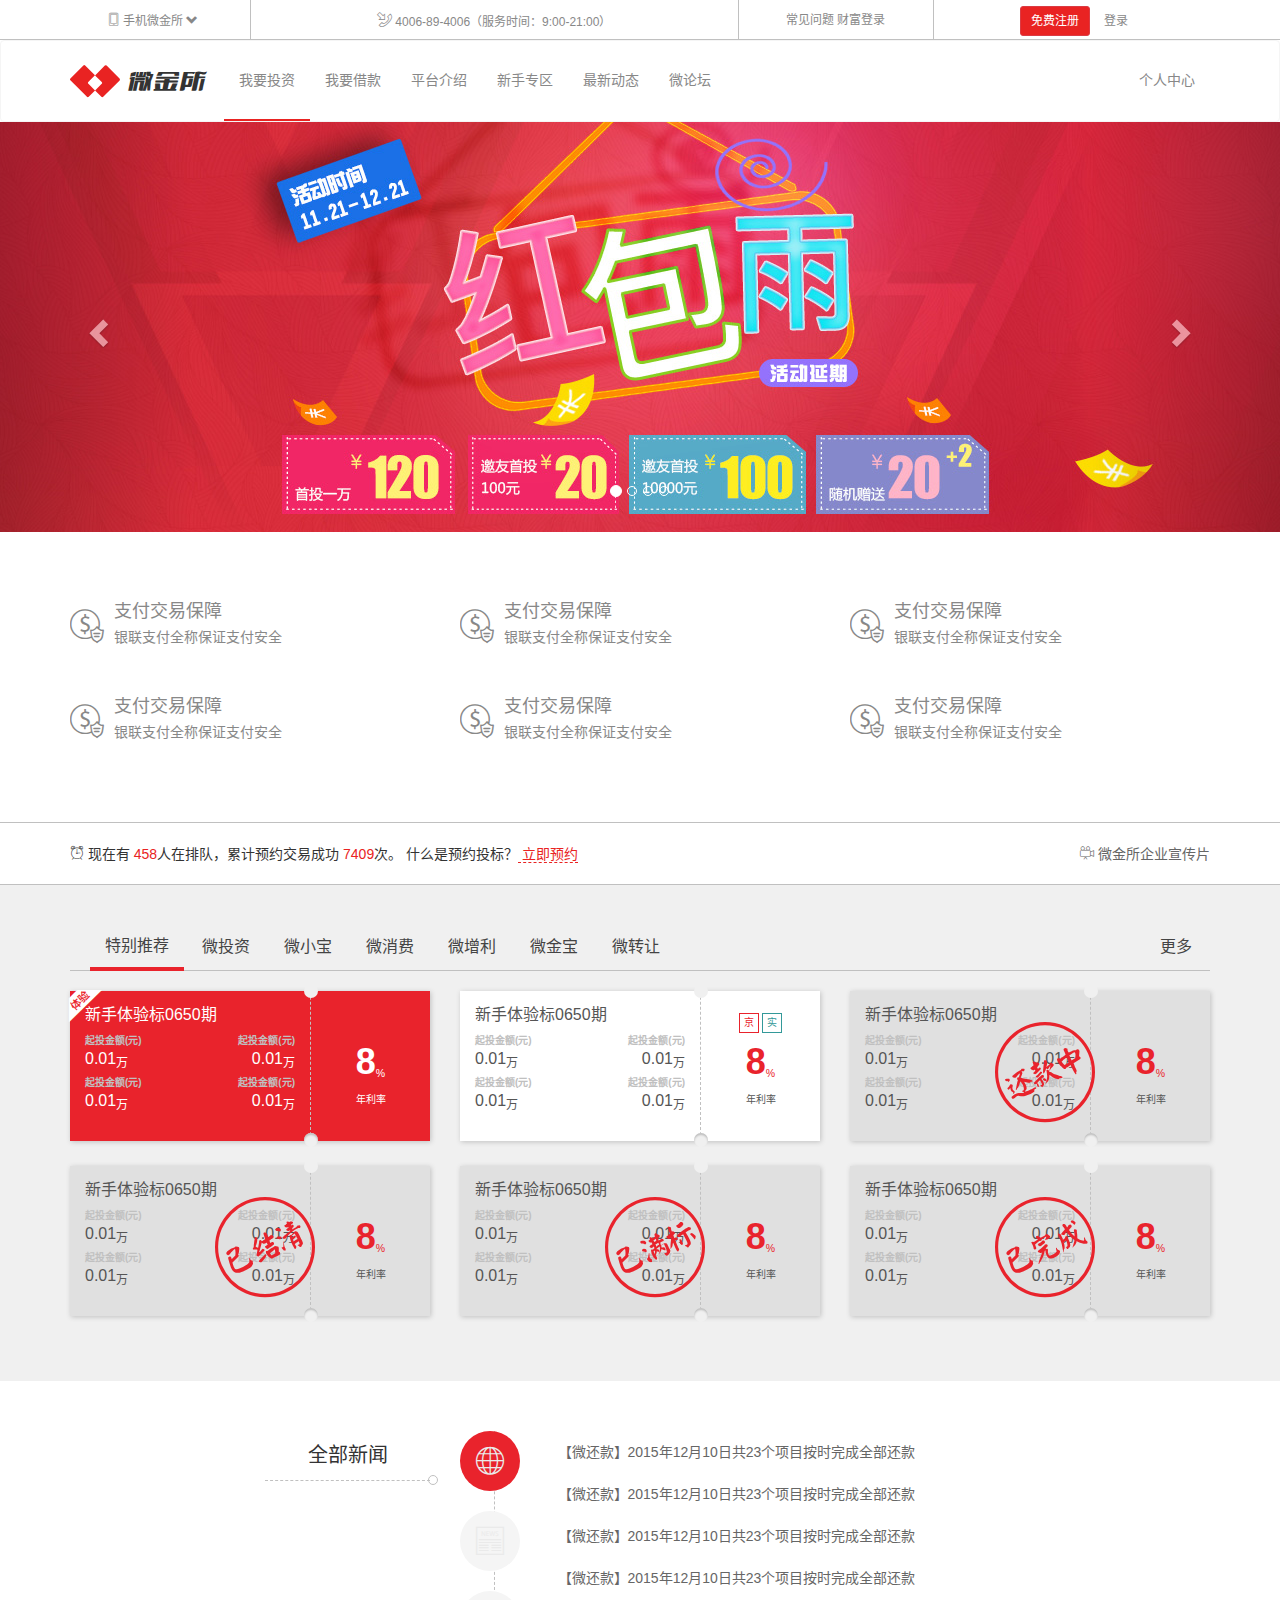
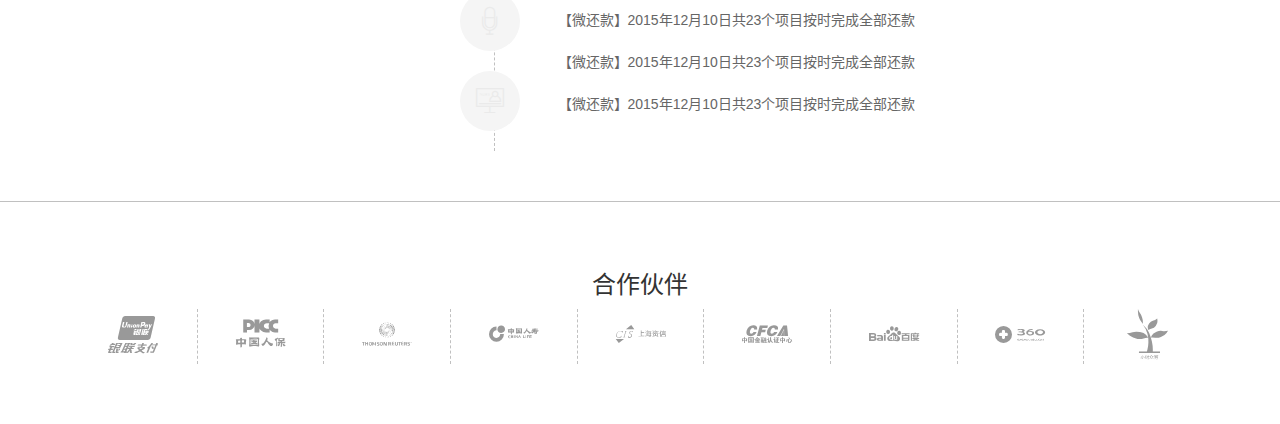
<file: index.html>
<!DOCTYPE html>
<html lang="zh-CN">

<head>
    <meta charset="utf-8">
    <meta http-equiv="X-UA-Compatible" content="IE=edge">
    <meta name="viewport" content="width=device-width, initial-scale=1, user-scalable=no">
    <title></title>
    <link rel="shortcut icon" type="img/x-icon" href="favicon.ico">
    <link rel="stylesheet" href="lib/bootstrap/css/bootstrap.css">
    <link rel="stylesheet" href="css/main.css">
    <!--[if lt IE 9]>
        <script src="lib/html5shiv/html5shiv.min.js"></script>
        <script src="lib/respond/respond.min.js"></script>
    <![endif]-->
</head>

<body>
<!-- 头部区域 -->
<header id="header">
    <div class="topbar visible-md visible-lg">
        <div class="container">
            <div class="row">
                <div class="col-md-2 text-center">
                    <a href="#" class="mobile-link">
                        <i class="icon-mobilephone"></i>
                        <span>手机微金所</span>
                        <i class="glyphicon glyphicon-chevron-down"></i>
                        <img src="img/c_06.jpg" height="136" width="120" alt="扫一扫">
                    </a>
                </div>
                <div class="col-md-5 text-center">
                    <i class="icon-telephone"></i>
                    <span> 4006-89-4006（服务时间：9:00-21:00）</span>
                </div>
                <div class="col-md-2 text-center">
                    <span>常见问题 财富登录</span>
                </div>
                <div class="col-md-3 text-center">
                    <a href="#" class="btn btn-itcast btn-sm">免费注册</a>
                    <a href="#" class="btn btn-link btn-sm">登录</a>
                </div>
            </div>
        </div>
    </div>
    <!--导航栏-->
    <nav class="navbar navbar-itcast" data-spy="affix" data-offset-top="200" data-offset-bottom="1000">
        <div class="container">
            <div class="navbar-header">
                <button id="btn" type="button" class="navbar-toggle collapsed" data-toggle="collapse" data-target="#nav_list" aria-expanded="false">
                    <span class="sr-only">切换菜单</span>
                    <span class="icon-bar"></span>
                    <span class="icon-bar"></span>
                    <span class="icon-bar"></span>
                </button>
                <a class="navbar-brand" href="#">
                    <i class="icon-icon"></i>
                    <i class="icon-logo"></i>
                </a>
            </div>
            <div id="nav_list" class="collapse navbar-collapse">
                <ul class="nav navbar-nav">
                    <li class="active"><a href="#">我要投资</a></li>
                    <li><a href="#">我要借款</a></li>
                    <li><a href="#">平台介绍</a></li>
                    <li><a href="#">新手专区</a></li>
                    <li><a href="#">最新动态</a></li>
                    <li><a href="#">微论坛</a></li>
                </ul>
                <ul class="nav navbar-nav navbar-right hidden-sm">
                    <li><a href="#">个人中心</a></li>
                </ul>
            </div>
        </div>
    </nav>
    <!--/导航栏-->
</header>
<!-- /头部区域 -->
<!-- 广告轮播 -->
<section id="main_id" class="carousel slide" data-ride="carousel" >
        <!-- Indicators -->
        <ol class="carousel-indicators">
            <li data-target="#main_id" data-slide-to="0" class="active"></li>
            <li data-target="#main_id" data-slide-to="1"></li>
            <li data-target="#main_id" data-slide-to="2"></li>
            <li data-target="#main_id" data-slide-to="3"></li>
        </ol>

        <!-- Wrapper for slides -->
        <div class="carousel-inner" role="listbox">
            <div class="item active"  data-image-lg="img/slide_01_2000x410.jpg"
                 data-image-xs="img/slide_01_640x340.jpg"
            >
                <!--<img src="img/slide_01_2000x410.jpg" alt="...">-->
            </div>
            <div class="item" data-image-lg="img/slide_02_2000x410.jpg"
                 data-image-xs="img/slide_02_640x340.jpg">
                <!--<img src="img/slide_02_2000x410.jpg" alt="...">-->
            </div>
            <div class="item" data-image-lg="img/slide_03_2000x410.jpg"
                 data-image-xs="img/slide_03_640x340.jpg">
                <!--<img src="img/slide_03_2000x410.jpg" alt="...">-->
            </div>
            <div class="item" data-image-lg="img/slide_04_2000x410.jpg"
                 data-image-xs="img/slide_04_640x340.jpg">
                <!--<img src="img/slide_04_2000x410.jpg" alt="...">-->
            </div>
        </div>

        <!-- Controls -->
        <a class="left carousel-control" href="#main_id" role="button" data-slide="prev">
            <span class="glyphicon glyphicon-chevron-left" aria-hidden="true"></span>
            <span class="sr-only">上一页</span>
        </a>
        <a class="right carousel-control" href="#main_id" role="button" data-slide="next">
            <span class="glyphicon glyphicon-chevron-right" aria-hidden="true"></span>
            <span class="sr-only">下一页</span>
        </a>
</section>
<!-- /广告轮播 -->
<!-- 特色介绍 -->
<section id="tese" class="hidden-xs">
    <div class="container">
        <div class="row">
            <div class="col-sm-6 col-md-4">
                <a href="javascript:;">
                    <div class="media">
                        <div class="media-left">
                            <i class="icon-uniE907"></i>
                        </div>
                        <div class="media-body">
                            <h4 class="media-heading">支付交易保障</h4>
                            <p>银联支付全称保证支付安全</p>
                        </div>
                    </div>
                </a>
            </div>
            <div class="col-sm-6 col-md-4">
                <a href="javascript:;">
                <div class="media">
                    <div class="media-left">
                        <i class="icon-uniE907"></i>
                    </div>
                    <div class="media-body">
                        <h4 class="media-heading">支付交易保障</h4>
                        <p>银联支付全称保证支付安全</p>
                    </div>
                </div>
            </a></div>
            <div class="col-sm-6 col-md-4">
                <a href="javascript:;">
                    <div class="media">
                        <div class="media-left">
                            <i class="icon-uniE907"></i>
                        </div>
                        <div class="media-body">
                            <h4 class="media-heading">支付交易保障</h4>
                            <p>银联支付全称保证支付安全</p>
                        </div>
                    </div>
                </a>
            </div>
            <div class="col-sm-6 col-md-4">
                <a href="javascript:;">
                    <div class="media">
                        <div class="media-left">
                            <i class="icon-uniE907"></i>
                        </div>
                        <div class="media-body">
                            <h4 class="media-heading">支付交易保障</h4>
                            <p>银联支付全称保证支付安全</p>
                        </div>
                    </div>
                </a>
            </div>
            <div class="col-sm-6 col-md-4">
                <a href="javascript:;">
                    <div class="media">
                        <div class="media-left">
                            <i class="icon-uniE907"></i>
                        </div>
                        <div class="media-body">
                            <h4 class="media-heading">支付交易保障</h4>
                            <p>银联支付全称保证支付安全</p>
                        </div>
                    </div>
                </a>
            </div>
            <div class="col-sm-6 col-md-4">
                <a href="javascript:;">
                    <div class="media">
                        <div class="media-left">
                            <i class="icon-uniE907"></i>
                        </div>
                        <div class="media-body">
                            <h4 class="media-heading">支付交易保障</h4>
                            <p>银联支付全称保证支付安全</p>
                        </div>
                    </div>
                </a>
            </div>
        </div>
    </div>
</section>
<!-- /特色介绍 -->
<!-- 立即预约 -->
<section id="ljyy">
    <div class="container">
        <p class="pull-left">
            <i class="icon-uniE906"></i>
            现在有
            <span>458</span>人在排队，累计预约交易成功
            <span>7409</span>次。 什么是预约投标？<a href="#"> 立即预约</a>
        </p>
        <p class="pull-right hidden-xs" >
            <a href="#"> <i class="icon-uniE905"></i>
            <span>微金所企业宣传片</span></a>
        </p>
    </div>
</section>
<!-- /立即预约 -->
<!-- 产品推荐 -->
<section id="products">
    <div class="container">
        <!--tab栏切换-->
        <div class="touch-scroll">
        <ul class="nav nav-tabs" role="tablist">
            <li role="presentation" class="active"><a href="#catogory01" aria-controls="#catogory01" role="tab" data-toggle="tab">特别推荐</a></li>
            <li role="presentation"><a href="#catogory02" aria-controls="#catogory02" role="tab" data-toggle="tab">微投资</a></li>
            <li role="presentation"><a href="#catogory03" aria-controls="#catogory03" role="tab" data-toggle="tab">微小宝</a></li>
            <li role="presentation"><a href="#catogory04" aria-controls="#catogory04" role="tab" data-toggle="tab">微消费</a></li>
            <li role="presentation"><a href="#catogory05" aria-controls="#catogory05" role="tab" data-toggle="tab">微增利</a></li>
            <li role="presentation"><a href="#catogory06" aria-controls="#catogory06" role="tab" data-toggle="tab">微金宝</a></li>
            <li role="presentation"><a href="#catogory07" aria-controls="#catogory07" role="tab" data-toggle="tab">微转让</a></li>
            <li class="hidden-sm hidden-xs pull-right"><a href="#" class="btn btn-link">更多</a></li>
        </ul> </div>
        <!--/tab栏切换-->
        <!--面板-->
        <div class="tab-content">
            <div role="tabpanel" class="tab-pane active" id="catogory01">
                <div class="row">
                    <div class="col-md-6 col-lg-4">
                        <div class="panel-product active">
                            <div class="panel-heading">
                                <p><strong>8</strong><sub>%</sub>
                                    <br><span>年利率</span></p>
                            </div>
                            <div class="panel-body">
                               <h5>新手体验标0650期</h5>
                                <div class="row">
                                    <div class="col-xs-6 text-left">
                                        <dt>起投金额(元)</dt>
                                        <dd>0.01<sub>万</sub></dd>
                                    </div>
                                    <div class="col-xs-6 text-right">
                                        <dt>起投金额(元)</dt>
                                        <dd>0.01<sub>万</sub></dd>
                                    </div>
                                    <div class="col-xs-6 text-left">
                                        <dt>起投金额(元)</dt>
                                        <dd>0.01<sub>万</sub></dd>
                                    </div>
                                    <div class="col-xs-6 text-right">
                                        <dt>起投金额(元)</dt>
                                        <dd>0.01<sub>万</sub></dd>
                                    </div>
                                </div>
                            </div>
                        </div>
                    </div>
                    <div class="col-md-6 col-lg-4">
                        <div class="panel-product">
                            <div class="panel-heading">
                                <p class="tooltips">
                                    <span class="primary" data-toggle="tooltip" data-placement="top" title="" data-original-title="北京市">京</span>
                                    <span class="secondary" data-toggle="tooltip" data-placement="top" title="" data-original-title="实地认证">实</span>
                                </p>
                                <p><strong>8</strong><sub>%</sub>
                                    <br><span>年利率</span></p>
                            </div>
                            <div class="panel-body">
                                <h5>新手体验标0650期</h5>
                                <div class="row">
                                    <div class="col-xs-6 text-left">
                                        <dt>起投金额(元)</dt>
                                        <dd>0.01<sub>万</sub></dd>
                                    </div>
                                    <div class="col-xs-6 text-right">
                                        <dt>起投金额(元)</dt>
                                        <dd>0.01<sub>万</sub></dd>
                                    </div>
                                    <div class="col-xs-6 text-left">
                                        <dt>起投金额(元)</dt>
                                        <dd>0.01<sub>万</sub></dd>
                                    </div>
                                    <div class="col-xs-6 text-right">
                                        <dt>起投金额(元)</dt>
                                        <dd>0.01<sub>万</sub></dd>
                                    </div>
                                </div>
                            </div>
                        </div>
                    </div>
                    <div class="col-md-6 col-lg-4">
                        <div class="panel-product state-1">
                            <div class="panel-heading">
                                <p><strong>8</strong><sub>%</sub>
                                    <br><span>年利率</span></p>
                            </div>
                            <div class="panel-body">
                                <h5>新手体验标0650期</h5>
                                <div class="row">
                                    <div class="col-xs-6 text-left">
                                        <dt>起投金额(元)</dt>
                                        <dd>0.01<sub>万</sub></dd>
                                    </div>
                                    <div class="col-xs-6 text-right">
                                        <dt>起投金额(元)</dt>
                                        <dd>0.01<sub>万</sub></dd>
                                    </div>
                                    <div class="col-xs-6 text-left">
                                        <dt>起投金额(元)</dt>
                                        <dd>0.01<sub>万</sub></dd>
                                    </div>
                                    <div class="col-xs-6 text-right">
                                        <dt>起投金额(元)</dt>
                                        <dd>0.01<sub>万</sub></dd>
                                    </div>
                                </div>
                            </div>
                        </div>
                    </div>
                    <div class="col-md-6 col-lg-4">
                        <div class="panel-product state-2">
                            <div class="panel-heading">
                                <p><strong>8</strong><sub>%</sub>
                                    <br><span>年利率</span></p>
                            </div>
                            <div class="panel-body">
                                <h5>新手体验标0650期</h5>
                                <div class="row">
                                    <div class="col-xs-6 text-left">
                                        <dt>起投金额(元)</dt>
                                        <dd>0.01<sub>万</sub></dd>
                                    </div>
                                    <div class="col-xs-6 text-right">
                                        <dt>起投金额(元)</dt>
                                        <dd>0.01<sub>万</sub></dd>
                                    </div>
                                    <div class="col-xs-6 text-left">
                                        <dt>起投金额(元)</dt>
                                        <dd>0.01<sub>万</sub></dd>
                                    </div>
                                    <div class="col-xs-6 text-right">
                                        <dt>起投金额(元)</dt>
                                        <dd>0.01<sub>万</sub></dd>
                                    </div>
                                </div>
                            </div>
                        </div>
                    </div>
                    <div class="col-md-6 col-lg-4">
                        <div class="panel-product state-3">
                            <div class="panel-heading">
                                <p><strong>8</strong><sub>%</sub>
                                    <br><span>年利率</span></p>
                            </div>
                            <div class="panel-body">
                                <h5>新手体验标0650期</h5>
                                <div class="row">
                                    <div class="col-xs-6 text-left">
                                        <dt>起投金额(元)</dt>
                                        <dd>0.01<sub>万</sub></dd>
                                    </div>
                                    <div class="col-xs-6 text-right">
                                        <dt>起投金额(元)</dt>
                                        <dd>0.01<sub>万</sub></dd>
                                    </div>
                                    <div class="col-xs-6 text-left">
                                        <dt>起投金额(元)</dt>
                                        <dd>0.01<sub>万</sub></dd>
                                    </div>
                                    <div class="col-xs-6 text-right">
                                        <dt>起投金额(元)</dt>
                                        <dd>0.01<sub>万</sub></dd>
                                    </div>
                                </div>
                            </div>
                        </div>
                    </div>
                    <div class="col-md-6 col-lg-4">
                        <div class="panel-product state-4">
                            <div class="panel-heading">
                                <p><strong>8</strong><sub>%</sub>
                                    <br><span>年利率</span></p>
                            </div>
                            <div class="panel-body">
                                <h5>新手体验标0650期</h5>
                                <div class="row">
                                    <div class="col-xs-6 text-left">
                                        <dt>起投金额(元)</dt>
                                        <dd>0.01<sub>万</sub></dd>
                                    </div>
                                    <div class="col-xs-6 text-right">
                                        <dt>起投金额(元)</dt>
                                        <dd>0.01<sub>万</sub></dd>
                                    </div>
                                    <div class="col-xs-6 text-left">
                                        <dt>起投金额(元)</dt>
                                        <dd>0.01<sub>万</sub></dd>
                                    </div>
                                    <div class="col-xs-6 text-right">
                                        <dt>起投金额(元)</dt>
                                        <dd>0.01<sub>万</sub></dd>
                                    </div>
                                </div>
                            </div>
                        </div>
                    </div>
                </div>
            </div>
            <div role="tabpane1" class="tab-pane" id="catogory02">
                <div class="row">
                    <div class="col-md-6 col-lg-4">
                        <div class="panel-product">
                            <div class="panel-heading">
                                <p class="tooltips">
                                    <span class="primary" data-toggle="tooltip" data-placement="top" title="" data-original-title="北京市">京</span>
                                    <span class="secondary" data-toggle="tooltip" data-placement="top" title="" data-original-title="实地认证">实</span>
                                </p>
                                <p><strong>8</strong><sub>%</sub>
                                    <br><span>年利率</span></p>
                            </div>
                            <div class="panel-body">
                                <h5>新手体验标0650期</h5>
                                <div class="row">
                                    <div class="col-xs-6 text-left">
                                        <dt>起投金额(元)</dt>
                                        <dd>0.01<sub>万</sub></dd>
                                    </div>
                                    <div class="col-xs-6 text-right">
                                        <dt>起投金额(元)</dt>
                                        <dd>0.01<sub>万</sub></dd>
                                    </div>
                                    <div class="col-xs-6 text-left">
                                        <dt>起投金额(元)</dt>
                                        <dd>0.01<sub>万</sub></dd>
                                    </div>
                                    <div class="col-xs-6 text-right">
                                        <dt>起投金额(元)</dt>
                                        <dd>0.01<sub>万</sub></dd>
                                    </div>
                                </div>
                            </div>
                        </div>
                    </div>
                    <div class="col-md-6 col-lg-4">
                        <div class="panel-product">
                            <div class="panel-heading">
                                <p class="tooltips">
                                    <span class="primary" data-toggle="tooltip" data-placement="top" title="" data-original-title="北京市">京</span>
                                    <span class="secondary" data-toggle="tooltip" data-placement="top" title="" data-original-title="实地认证">实</span>
                                </p>
                                <p><strong>8</strong><sub>%</sub>
                                    <br><span>年利率</span></p>
                            </div>
                            <div class="panel-body">
                                <h5>新手体验标0650期</h5>
                                <div class="row">
                                    <div class="col-xs-6 text-left">
                                        <dt>起投金额(元)</dt>
                                        <dd>0.01<sub>万</sub></dd>
                                    </div>
                                    <div class="col-xs-6 text-right">
                                        <dt>起投金额(元)</dt>
                                        <dd>0.01<sub>万</sub></dd>
                                    </div>
                                    <div class="col-xs-6 text-left">
                                        <dt>起投金额(元)</dt>
                                        <dd>0.01<sub>万</sub></dd>
                                    </div>
                                    <div class="col-xs-6 text-right">
                                        <dt>起投金额(元)</dt>
                                        <dd>0.01<sub>万</sub></dd>
                                    </div>
                                </div>
                            </div>
                        </div>
                    </div>
                    <div class="col-md-6 col-lg-4">
                        <div class="panel-product">
                            <div class="panel-heading">
                                <p class="tooltips">
                                    <span class="primary" data-toggle="tooltip" data-placement="top" title="" data-original-title="北京市">京</span>
                                    <span class="secondary" data-toggle="tooltip" data-placement="top" title="" data-original-title="实地认证">实</span>
                                </p>
                                <p><strong>8</strong><sub>%</sub>
                                    <br><span>年利率</span></p>
                            </div>
                            <div class="panel-body">
                                <h5>新手体验标0650期</h5>
                                <div class="row">
                                    <div class="col-xs-6 text-left">
                                        <dt>起投金额(元)</dt>
                                        <dd>0.01<sub>万</sub></dd>
                                    </div>
                                    <div class="col-xs-6 text-right">
                                        <dt>起投金额(元)</dt>
                                        <dd>0.01<sub>万</sub></dd>
                                    </div>
                                    <div class="col-xs-6 text-left">
                                        <dt>起投金额(元)</dt>
                                        <dd>0.01<sub>万</sub></dd>
                                    </div>
                                    <div class="col-xs-6 text-right">
                                        <dt>起投金额(元)</dt>
                                        <dd>0.01<sub>万</sub></dd>
                                    </div>
                                </div>
                            </div>
                        </div>
                    </div>
                    <div class="col-md-6 col-lg-4">
                        <div class="panel-product">
                            <div class="panel-heading">
                                <p class="tooltips">
                                    <span class="primary" data-toggle="tooltip" data-placement="top" title="" data-original-title="北京市">京</span>
                                    <span class="secondary" data-toggle="tooltip" data-placement="top" title="" data-original-title="实地认证">实</span>
                                </p>
                                <p><strong>8</strong><sub>%</sub>
                                    <br><span>年利率</span></p>
                            </div>
                            <div class="panel-body">
                                <h5>新手体验标0650期</h5>
                                <div class="row">
                                    <div class="col-xs-6 text-left">
                                        <dt>起投金额(元)</dt>
                                        <dd>0.01<sub>万</sub></dd>
                                    </div>
                                    <div class="col-xs-6 text-right">
                                        <dt>起投金额(元)</dt>
                                        <dd>0.01<sub>万</sub></dd>
                                    </div>
                                    <div class="col-xs-6 text-left">
                                        <dt>起投金额(元)</dt>
                                        <dd>0.01<sub>万</sub></dd>
                                    </div>
                                    <div class="col-xs-6 text-right">
                                        <dt>起投金额(元)</dt>
                                        <dd>0.01<sub>万</sub></dd>
                                    </div>
                                </div>
                            </div>
                        </div>
                    </div>
                </div>
            </div>
            <div role="tabpane1" class="tab-pane" id="catogory03">
                <div class="row">
                    <div class="col-md-6 col-lg-4">
                        <div class="panel-product">
                            <div class="panel-heading">
                                <p class="tooltips">
                                    <span class="primary" data-toggle="tooltip" data-placement="top" title="" data-original-title="北京市">京</span>
                                    <span class="secondary" data-toggle="tooltip" data-placement="top" title="" data-original-title="实地认证">实</span>
                                </p>
                                <p><strong>8</strong><sub>%</sub>
                                    <br><span>年利率</span></p>
                            </div>
                            <div class="panel-body">
                                <h5>新手体验标0650期</h5>
                                <div class="row">
                                    <div class="col-xs-6 text-left">
                                        <dt>起投金额(元)</dt>
                                        <dd>0.01<sub>万</sub></dd>
                                    </div>
                                    <div class="col-xs-6 text-right">
                                        <dt>起投金额(元)</dt>
                                        <dd>0.01<sub>万</sub></dd>
                                    </div>
                                    <div class="col-xs-6 text-left">
                                        <dt>起投金额(元)</dt>
                                        <dd>0.01<sub>万</sub></dd>
                                    </div>
                                    <div class="col-xs-6 text-right">
                                        <dt>起投金额(元)</dt>
                                        <dd>0.01<sub>万</sub></dd>
                                    </div>
                                </div>
                            </div>
                        </div>
                    </div>
                    <div class="col-md-6 col-lg-4">
                        <div class="panel-product">
                            <div class="panel-heading">
                                <p class="tooltips">
                                    <span class="primary" data-toggle="tooltip" data-placement="top" title="" data-original-title="北京市">京</span>
                                    <span class="secondary" data-toggle="tooltip" data-placement="top" title="" data-original-title="实地认证">实</span>
                                </p>
                                <p><strong>8</strong><sub>%</sub>
                                    <br><span>年利率</span></p>
                            </div>
                            <div class="panel-body">
                                <h5>新手体验标0650期</h5>
                                <div class="row">
                                    <div class="col-xs-6 text-left">
                                        <dt>起投金额(元)</dt>
                                        <dd>0.01<sub>万</sub></dd>
                                    </div>
                                    <div class="col-xs-6 text-right">
                                        <dt>起投金额(元)</dt>
                                        <dd>0.01<sub>万</sub></dd>
                                    </div>
                                    <div class="col-xs-6 text-left">
                                        <dt>起投金额(元)</dt>
                                        <dd>0.01<sub>万</sub></dd>
                                    </div>
                                    <div class="col-xs-6 text-right">
                                        <dt>起投金额(元)</dt>
                                        <dd>0.01<sub>万</sub></dd>
                                    </div>
                                </div>
                            </div>
                        </div>
                    </div>
                    <div class="col-md-6 col-lg-4">
                        <div class="panel-product">
                            <div class="panel-heading">
                                <p class="tooltips">
                                    <span class="primary" data-toggle="tooltip" data-placement="top" title="" data-original-title="北京市">京</span>
                                    <span class="secondary" data-toggle="tooltip" data-placement="top" title="" data-original-title="实地认证">实</span>
                                </p>
                                <p><strong>8</strong><sub>%</sub>
                                    <br><span>年利率</span></p>
                            </div>
                            <div class="panel-body">
                                <h5>新手体验标0650期</h5>
                                <div class="row">
                                    <div class="col-xs-6 text-left">
                                        <dt>起投金额(元)</dt>
                                        <dd>0.01<sub>万</sub></dd>
                                    </div>
                                    <div class="col-xs-6 text-right">
                                        <dt>起投金额(元)</dt>
                                        <dd>0.01<sub>万</sub></dd>
                                    </div>
                                    <div class="col-xs-6 text-left">
                                        <dt>起投金额(元)</dt>
                                        <dd>0.01<sub>万</sub></dd>
                                    </div>
                                    <div class="col-xs-6 text-right">
                                        <dt>起投金额(元)</dt>
                                        <dd>0.01<sub>万</sub></dd>
                                    </div>
                                </div>
                            </div>
                        </div>
                    </div>
                </div>
            </div>
            <div role="tabpanel" class="tab-pane" id="catogory04">
                <div class="row">
                    <div class="col-md-6 col-lg-4">
                        <div class="panel-product">
                            <div class="panel-heading">
                                <p class="tooltips">
                                    <span class="primary" data-toggle="tooltip" data-placement="top" title="" data-original-title="北京市">京</span>
                                    <span class="secondary" data-toggle="tooltip" data-placement="top" title="" data-original-title="实地认证">实</span>
                                </p>
                                <p><strong>8</strong><sub>%</sub>
                                    <br><span>年利率</span></p>
                            </div>
                            <div class="panel-body">
                                <h5>新手体验标0650期</h5>
                                <div class="row">
                                    <div class="col-xs-6 text-left">
                                        <dt>起投金额(元)</dt>
                                        <dd>0.01<sub>万</sub></dd>
                                    </div>
                                    <div class="col-xs-6 text-right">
                                        <dt>起投金额(元)</dt>
                                        <dd>0.01<sub>万</sub></dd>
                                    </div>
                                    <div class="col-xs-6 text-left">
                                        <dt>起投金额(元)</dt>
                                        <dd>0.01<sub>万</sub></dd>
                                    </div>
                                    <div class="col-xs-6 text-right">
                                        <dt>起投金额(元)</dt>
                                        <dd>0.01<sub>万</sub></dd>
                                    </div>
                                </div>
                            </div>
                        </div>
                    </div>
                    <div class="col-md-6 col-lg-4">
                        <div class="panel-product">
                            <div class="panel-heading">
                                <p class="tooltips">
                                    <span class="primary" data-toggle="tooltip" data-placement="top" title="" data-original-title="北京市">京</span>
                                    <span class="secondary" data-toggle="tooltip" data-placement="top" title="" data-original-title="实地认证">实</span>
                                </p>
                                <p><strong>8</strong><sub>%</sub>
                                    <br><span>年利率</span></p>
                            </div>
                            <div class="panel-body">
                                <h5>新手体验标0650期</h5>
                                <div class="row">
                                    <div class="col-xs-6 text-left">
                                        <dt>起投金额(元)</dt>
                                        <dd>0.01<sub>万</sub></dd>
                                    </div>
                                    <div class="col-xs-6 text-right">
                                        <dt>起投金额(元)</dt>
                                        <dd>0.01<sub>万</sub></dd>
                                    </div>
                                    <div class="col-xs-6 text-left">
                                        <dt>起投金额(元)</dt>
                                        <dd>0.01<sub>万</sub></dd>
                                    </div>
                                    <div class="col-xs-6 text-right">
                                        <dt>起投金额(元)</dt>
                                        <dd>0.01<sub>万</sub></dd>
                                    </div>
                                </div>
                            </div>
                        </div>
                    </div>
                    <div class="col-md-6 col-lg-4">
                        <div class="panel-product">
                            <div class="panel-heading">
                                <p class="tooltips">
                                    <span class="primary" data-toggle="tooltip" data-placement="top" title="" data-original-title="北京市">京</span>
                                    <span class="secondary" data-toggle="tooltip" data-placement="top" title="" data-original-title="实地认证">实</span>
                                </p>
                                <p><strong>8</strong><sub>%</sub>
                                    <br><span>年利率</span></p>
                            </div>
                            <div class="panel-body">
                                <h5>新手体验标0650期</h5>
                                <div class="row">
                                    <div class="col-xs-6 text-left">
                                        <dt>起投金额(元)</dt>
                                        <dd>0.01<sub>万</sub></dd>
                                    </div>
                                    <div class="col-xs-6 text-right">
                                        <dt>起投金额(元)</dt>
                                        <dd>0.01<sub>万</sub></dd>
                                    </div>
                                    <div class="col-xs-6 text-left">
                                        <dt>起投金额(元)</dt>
                                        <dd>0.01<sub>万</sub></dd>
                                    </div>
                                    <div class="col-xs-6 text-right">
                                        <dt>起投金额(元)</dt>
                                        <dd>0.01<sub>万</sub></dd>
                                    </div>
                                </div>
                            </div>
                        </div>
                    </div>
                    <div class="col-md-6 col-lg-4">
                        <div class="panel-product">
                            <div class="panel-heading">
                                <p class="tooltips">
                                    <span class="primary" data-toggle="tooltip" data-placement="top" title="" data-original-title="北京市">京</span>
                                    <span class="secondary" data-toggle="tooltip" data-placement="top" title="" data-original-title="实地认证">实</span>
                                </p>
                                <p><strong>8</strong><sub>%</sub>
                                    <br><span>年利率</span></p>
                            </div>
                            <div class="panel-body">
                                <h5>新手体验标0650期</h5>
                                <div class="row">
                                    <div class="col-xs-6 text-left">
                                        <dt>起投金额(元)</dt>
                                        <dd>0.01<sub>万</sub></dd>
                                    </div>
                                    <div class="col-xs-6 text-right">
                                        <dt>起投金额(元)</dt>
                                        <dd>0.01<sub>万</sub></dd>
                                    </div>
                                    <div class="col-xs-6 text-left">
                                        <dt>起投金额(元)</dt>
                                        <dd>0.01<sub>万</sub></dd>
                                    </div>
                                    <div class="col-xs-6 text-right">
                                        <dt>起投金额(元)</dt>
                                        <dd>0.01<sub>万</sub></dd>
                                    </div>
                                </div>
                            </div>
                        </div>
                    </div>
                    <div class="col-md-6 col-lg-4">
                        <div class="panel-product">
                            <div class="panel-heading">
                                <p class="tooltips">
                                    <span class="primary" data-toggle="tooltip" data-placement="top" title="" data-original-title="北京市">京</span>
                                    <span class="secondary" data-toggle="tooltip" data-placement="top" title="" data-original-title="实地认证">实</span>
                                </p>
                                <p><strong>8</strong><sub>%</sub>
                                    <br><span>年利率</span></p>
                            </div>
                            <div class="panel-body">
                                <h5>新手体验标0650期</h5>
                                <div class="row">
                                    <div class="col-xs-6 text-left">
                                        <dt>起投金额(元)</dt>
                                        <dd>0.01<sub>万</sub></dd>
                                    </div>
                                    <div class="col-xs-6 text-right">
                                        <dt>起投金额(元)</dt>
                                        <dd>0.01<sub>万</sub></dd>
                                    </div>
                                    <div class="col-xs-6 text-left">
                                        <dt>起投金额(元)</dt>
                                        <dd>0.01<sub>万</sub></dd>
                                    </div>
                                    <div class="col-xs-6 text-right">
                                        <dt>起投金额(元)</dt>
                                        <dd>0.01<sub>万</sub></dd>
                                    </div>
                                </div>
                            </div>
                        </div>
                    </div>
                    <div class="col-md-6 col-lg-4">
                        <div class="panel-product">
                            <div class="panel-heading">
                                <p class="tooltips">
                                    <span class="primary" data-toggle="tooltip" data-placement="top" title="" data-original-title="北京市">京</span>
                                    <span class="secondary" data-toggle="tooltip" data-placement="top" title="" data-original-title="实地认证">实</span>
                                </p>
                                <p><strong>8</strong><sub>%</sub>
                                    <br><span>年利率</span></p>
                            </div>
                            <div class="panel-body">
                                <h5>新手体验标0650期</h5>
                                <div class="row">
                                    <div class="col-xs-6 text-left">
                                        <dt>起投金额(元)</dt>
                                        <dd>0.01<sub>万</sub></dd>
                                    </div>
                                    <div class="col-xs-6 text-right">
                                        <dt>起投金额(元)</dt>
                                        <dd>0.01<sub>万</sub></dd>
                                    </div>
                                    <div class="col-xs-6 text-left">
                                        <dt>起投金额(元)</dt>
                                        <dd>0.01<sub>万</sub></dd>
                                    </div>
                                    <div class="col-xs-6 text-right">
                                        <dt>起投金额(元)</dt>
                                        <dd>0.01<sub>万</sub></dd>
                                    </div>
                                </div>
                            </div>
                        </div>
                    </div>
                </div>
            </div>
            <div role="tabpanel" class="tab-pane" id="catogory05">
                <div class="row">
                    <div class="col-md-6 col-lg-4">
                        <div class="panel-product active">
                            <div class="panel-heading">
                                <p><strong>8</strong><sub>%</sub>
                                    <br><span>年利率</span></p>
                            </div>
                            <div class="panel-body">
                                <h5>新手体验标0650期</h5>
                                <div class="row">
                                    <div class="col-xs-6 text-left">
                                        <dt>起投金额(元)</dt>
                                        <dd>0.01<sub>万</sub></dd>
                                    </div>
                                    <div class="col-xs-6 text-right">
                                        <dt>起投金额(元)</dt>
                                        <dd>0.01<sub>万</sub></dd>
                                    </div>
                                    <div class="col-xs-6 text-left">
                                        <dt>起投金额(元)</dt>
                                        <dd>0.01<sub>万</sub></dd>
                                    </div>
                                    <div class="col-xs-6 text-right">
                                        <dt>起投金额(元)</dt>
                                        <dd>0.01<sub>万</sub></dd>
                                    </div>
                                </div>
                            </div>
                        </div>
                    </div>
                    <div class="col-md-6 col-lg-4">
                        <div class="panel-product">
                            <div class="panel-heading">
                                <p class="tooltips">
                                    <span class="primary" data-toggle="tooltip" data-placement="top" title="" data-original-title="北京市">京</span>
                                    <span class="secondary" data-toggle="tooltip" data-placement="top" title="" data-original-title="实地认证">实</span>
                                </p>
                                <p><strong>8</strong><sub>%</sub>
                                    <br><span>年利率</span></p>
                            </div>
                            <div class="panel-body">
                                <h5>新手体验标0650期</h5>
                                <div class="row">
                                    <div class="col-xs-6 text-left">
                                        <dt>起投金额(元)</dt>
                                        <dd>0.01<sub>万</sub></dd>
                                    </div>
                                    <div class="col-xs-6 text-right">
                                        <dt>起投金额(元)</dt>
                                        <dd>0.01<sub>万</sub></dd>
                                    </div>
                                    <div class="col-xs-6 text-left">
                                        <dt>起投金额(元)</dt>
                                        <dd>0.01<sub>万</sub></dd>
                                    </div>
                                    <div class="col-xs-6 text-right">
                                        <dt>起投金额(元)</dt>
                                        <dd>0.01<sub>万</sub></dd>
                                    </div>
                                </div>
                            </div>
                        </div>
                    </div>
                    <div class="col-md-6 col-lg-4">
                        <div class="panel-product state-1">
                            <div class="panel-heading">
                                <p><strong>8</strong><sub>%</sub>
                                    <br><span>年利率</span></p>
                            </div>
                            <div class="panel-body">
                                <h5>新手体验标0650期</h5>
                                <div class="row">
                                    <div class="col-xs-6 text-left">
                                        <dt>起投金额(元)</dt>
                                        <dd>0.01<sub>万</sub></dd>
                                    </div>
                                    <div class="col-xs-6 text-right">
                                        <dt>起投金额(元)</dt>
                                        <dd>0.01<sub>万</sub></dd>
                                    </div>
                                    <div class="col-xs-6 text-left">
                                        <dt>起投金额(元)</dt>
                                        <dd>0.01<sub>万</sub></dd>
                                    </div>
                                    <div class="col-xs-6 text-right">
                                        <dt>起投金额(元)</dt>
                                        <dd>0.01<sub>万</sub></dd>
                                    </div>
                                </div>
                            </div>
                        </div>
                    </div>
                    <div class="col-md-6 col-lg-4">
                        <div class="panel-product state-2">
                            <div class="panel-heading">
                                <p><strong>8</strong><sub>%</sub>
                                    <br><span>年利率</span></p>
                            </div>
                            <div class="panel-body">
                                <h5>新手体验标0650期</h5>
                                <div class="row">
                                    <div class="col-xs-6 text-left">
                                        <dt>起投金额(元)</dt>
                                        <dd>0.01<sub>万</sub></dd>
                                    </div>
                                    <div class="col-xs-6 text-right">
                                        <dt>起投金额(元)</dt>
                                        <dd>0.01<sub>万</sub></dd>
                                    </div>
                                    <div class="col-xs-6 text-left">
                                        <dt>起投金额(元)</dt>
                                        <dd>0.01<sub>万</sub></dd>
                                    </div>
                                    <div class="col-xs-6 text-right">
                                        <dt>起投金额(元)</dt>
                                        <dd>0.01<sub>万</sub></dd>
                                    </div>
                                </div>
                            </div>
                        </div>
                    </div>
                </div>
            </div><div role="tabpanel" class="tab-pane" id="catogory06">
            <div class="row">
                <div class="col-md-6 col-lg-4">
                    <div class="panel-product active">
                        <div class="panel-heading">
                            <p><strong>8</strong><sub>%</sub>
                                <br><span>年利率</span></p>
                        </div>
                        <div class="panel-body">
                            <h5>新手体验标0650期</h5>
                            <div class="row">
                                <div class="col-xs-6 text-left">
                                    <dt>起投金额(元)</dt>
                                    <dd>0.01<sub>万</sub></dd>
                                </div>
                                <div class="col-xs-6 text-right">
                                    <dt>起投金额(元)</dt>
                                    <dd>0.01<sub>万</sub></dd>
                                </div>
                                <div class="col-xs-6 text-left">
                                    <dt>起投金额(元)</dt>
                                    <dd>0.01<sub>万</sub></dd>
                                </div>
                                <div class="col-xs-6 text-right">
                                    <dt>起投金额(元)</dt>
                                    <dd>0.01<sub>万</sub></dd>
                                </div>
                            </div>
                        </div>
                    </div>
                </div>
                <div class="col-md-6 col-lg-4">
                    <div class="panel-product">
                        <div class="panel-heading">
                            <p class="tooltips">
                                <span class="primary" data-toggle="tooltip" data-placement="top" title="" data-original-title="北京市">京</span>
                                <span class="secondary" data-toggle="tooltip" data-placement="top" title="" data-original-title="实地认证">实</span>
                            </p>
                            <p><strong>8</strong><sub>%</sub>
                                <br><span>年利率</span></p>
                        </div>
                        <div class="panel-body">
                            <h5>新手体验标0650期</h5>
                            <div class="row">
                                <div class="col-xs-6 text-left">
                                    <dt>起投金额(元)</dt>
                                    <dd>0.01<sub>万</sub></dd>
                                </div>
                                <div class="col-xs-6 text-right">
                                    <dt>起投金额(元)</dt>
                                    <dd>0.01<sub>万</sub></dd>
                                </div>
                                <div class="col-xs-6 text-left">
                                    <dt>起投金额(元)</dt>
                                    <dd>0.01<sub>万</sub></dd>
                                </div>
                                <div class="col-xs-6 text-right">
                                    <dt>起投金额(元)</dt>
                                    <dd>0.01<sub>万</sub></dd>
                                </div>
                            </div>
                        </div>
                    </div>
                </div>
                <div class="col-md-6 col-lg-4">
                    <div class="panel-product state-3">
                        <div class="panel-heading">
                            <p><strong>8</strong><sub>%</sub>
                                <br><span>年利率</span></p>
                        </div>
                        <div class="panel-body">
                            <h5>新手体验标0650期</h5>
                            <div class="row">
                                <div class="col-xs-6 text-left">
                                    <dt>起投金额(元)</dt>
                                    <dd>0.01<sub>万</sub></dd>
                                </div>
                                <div class="col-xs-6 text-right">
                                    <dt>起投金额(元)</dt>
                                    <dd>0.01<sub>万</sub></dd>
                                </div>
                                <div class="col-xs-6 text-left">
                                    <dt>起投金额(元)</dt>
                                    <dd>0.01<sub>万</sub></dd>
                                </div>
                                <div class="col-xs-6 text-right">
                                    <dt>起投金额(元)</dt>
                                    <dd>0.01<sub>万</sub></dd>
                                </div>
                            </div>
                        </div>
                    </div>
                </div>
                <div class="col-md-6 col-lg-4">
                    <div class="panel-product state-4">
                        <div class="panel-heading">
                            <p><strong>8</strong><sub>%</sub>
                                <br><span>年利率</span></p>
                        </div>
                        <div class="panel-body">
                            <h5>新手体验标0650期</h5>
                            <div class="row">
                                <div class="col-xs-6 text-left">
                                    <dt>起投金额(元)</dt>
                                    <dd>0.01<sub>万</sub></dd>
                                </div>
                                <div class="col-xs-6 text-right">
                                    <dt>起投金额(元)</dt>
                                    <dd>0.01<sub>万</sub></dd>
                                </div>
                                <div class="col-xs-6 text-left">
                                    <dt>起投金额(元)</dt>
                                    <dd>0.01<sub>万</sub></dd>
                                </div>
                                <div class="col-xs-6 text-right">
                                    <dt>起投金额(元)</dt>
                                    <dd>0.01<sub>万</sub></dd>
                                </div>
                            </div>
                        </div>
                    </div>
                </div>
            </div>
        </div>
            <div role="tabpanel" class="tab-pane" id="catogory07">
                <div class="row">
                    <div class="col-md-6 col-lg-4">
                        <div class="panel-product active">
                            <div class="panel-heading">
                                <p><strong>8</strong><sub>%</sub>
                                    <br><span>年利率</span></p>
                            </div>
                            <div class="panel-body">
                                <h5>新手体验标0650期</h5>
                                <div class="row">
                                    <div class="col-xs-6 text-left">
                                        <dt>起投金额(元)</dt>
                                        <dd>0.01<sub>万</sub></dd>
                                    </div>
                                    <div class="col-xs-6 text-right">
                                        <dt>起投金额(元)</dt>
                                        <dd>0.01<sub>万</sub></dd>
                                    </div>
                                    <div class="col-xs-6 text-left">
                                        <dt>起投金额(元)</dt>
                                        <dd>0.01<sub>万</sub></dd>
                                    </div>
                                    <div class="col-xs-6 text-right">
                                        <dt>起投金额(元)</dt>
                                        <dd>0.01<sub>万</sub></dd>
                                    </div>
                                </div>
                            </div>
                        </div>
                    </div>
                    <div class="col-md-6 col-lg-4">
                        <div class="panel-product">
                            <div class="panel-heading">
                                <p class="tooltips">
                                    <span class="primary" data-toggle="tooltip" data-placement="top" title="" data-original-title="北京市">京</span>
                                    <span class="secondary" data-toggle="tooltip" data-placement="top" title="" data-original-title="实地认证">实</span>
                                </p>
                                <p><strong>8</strong><sub>%</sub>
                                    <br><span>年利率</span></p>
                            </div>
                            <div class="panel-body">
                                <h5>新手体验标0650期</h5>
                                <div class="row">
                                    <div class="col-xs-6 text-left">
                                        <dt>起投金额(元)</dt>
                                        <dd>0.01<sub>万</sub></dd>
                                    </div>
                                    <div class="col-xs-6 text-right">
                                        <dt>起投金额(元)</dt>
                                        <dd>0.01<sub>万</sub></dd>
                                    </div>
                                    <div class="col-xs-6 text-left">
                                        <dt>起投金额(元)</dt>
                                        <dd>0.01<sub>万</sub></dd>
                                    </div>
                                    <div class="col-xs-6 text-right">
                                        <dt>起投金额(元)</dt>
                                        <dd>0.01<sub>万</sub></dd>
                                    </div>
                                </div>
                            </div>
                        </div>
                    </div>
                    <div class="col-md-6 col-lg-4">
                        <div class="panel-product state-1">
                            <div class="panel-heading">
                                <p><strong>8</strong><sub>%</sub>
                                    <br><span>年利率</span></p>
                            </div>
                            <div class="panel-body">
                                <h5>新手体验标0650期</h5>
                                <div class="row">
                                    <div class="col-xs-6 text-left">
                                        <dt>起投金额(元)</dt>
                                        <dd>0.01<sub>万</sub></dd>
                                    </div>
                                    <div class="col-xs-6 text-right">
                                        <dt>起投金额(元)</dt>
                                        <dd>0.01<sub>万</sub></dd>
                                    </div>
                                    <div class="col-xs-6 text-left">
                                        <dt>起投金额(元)</dt>
                                        <dd>0.01<sub>万</sub></dd>
                                    </div>
                                    <div class="col-xs-6 text-right">
                                        <dt>起投金额(元)</dt>
                                        <dd>0.01<sub>万</sub></dd>
                                    </div>
                                </div>
                            </div>
                        </div>
                    </div>
                    <div class="col-md-6 col-lg-4">
                        <div class="panel-product state-2">
                            <div class="panel-heading">
                                <p><strong>8</strong><sub>%</sub>
                                    <br><span>年利率</span></p>
                            </div>
                            <div class="panel-body">
                                <h5>新手体验标0650期</h5>
                                <div class="row">
                                    <div class="col-xs-6 text-left">
                                        <dt>起投金额(元)</dt>
                                        <dd>0.01<sub>万</sub></dd>
                                    </div>
                                    <div class="col-xs-6 text-right">
                                        <dt>起投金额(元)</dt>
                                        <dd>0.01<sub>万</sub></dd>
                                    </div>
                                    <div class="col-xs-6 text-left">
                                        <dt>起投金额(元)</dt>
                                        <dd>0.01<sub>万</sub></dd>
                                    </div>
                                    <div class="col-xs-6 text-right">
                                        <dt>起投金额(元)</dt>
                                        <dd>0.01<sub>万</sub></dd>
                                    </div>
                                </div>
                            </div>
                        </div>
                    </div>
                    <div class="col-md-6 col-lg-4">
                        <div class="panel-product state-3">
                            <div class="panel-heading">
                                <p><strong>8</strong><sub>%</sub>
                                    <br><span>年利率</span></p>
                            </div>
                            <div class="panel-body">
                                <h5>新手体验标0650期</h5>
                                <div class="row">
                                    <div class="col-xs-6 text-left">
                                        <dt>起投金额(元)</dt>
                                        <dd>0.01<sub>万</sub></dd>
                                    </div>
                                    <div class="col-xs-6 text-right">
                                        <dt>起投金额(元)</dt>
                                        <dd>0.01<sub>万</sub></dd>
                                    </div>
                                    <div class="col-xs-6 text-left">
                                        <dt>起投金额(元)</dt>
                                        <dd>0.01<sub>万</sub></dd>
                                    </div>
                                    <div class="col-xs-6 text-right">
                                        <dt>起投金额(元)</dt>
                                        <dd>0.01<sub>万</sub></dd>
                                    </div>
                                </div>
                            </div>
                        </div>
                    </div>
                    <div class="col-md-6 col-lg-4">
                        <div class="panel-product state-4">
                            <div class="panel-heading">
                                <p><strong>8</strong><sub>%</sub>
                                    <br><span>年利率</span></p>
                            </div>
                            <div class="panel-body">
                                <h5>新手体验标0650期</h5>
                                <div class="row">
                                    <div class="col-xs-6 text-left">
                                        <dt>起投金额(元)</dt>
                                        <dd>0.01<sub>万</sub></dd>
                                    </div>
                                    <div class="col-xs-6 text-right">
                                        <dt>起投金额(元)</dt>
                                        <dd>0.01<sub>万</sub></dd>
                                    </div>
                                    <div class="col-xs-6 text-left">
                                        <dt>起投金额(元)</dt>
                                        <dd>0.01<sub>万</sub></dd>
                                    </div>
                                    <div class="col-xs-6 text-right">
                                        <dt>起投金额(元)</dt>
                                        <dd>0.01<sub>万</sub></dd>
                                    </div>
                                </div>
                            </div>
                        </div>
                    </div>
                </div>
            </div>


        </div>

    </div>
</section>
<!-- /产品推荐 -->
<!-- 新闻列表 -->
<section id="news">
    <div class="container">
        <div class="row">
            <div class="col-md-offset-2 col-md-2">
                <div class="news-title">
                    全部新闻
                </div>
            </div>
            <div class="col-md-1">
                <ul class="nav nav-pills nav-stacked news-nav" >
                    <li role="presentation" class="active"><a href="#news_1" aria-controls="home" role="tab" data-toggle="tab" data-title="全部新闻"><i class="icon-news01"></i></a></li>
                    <li role="presentation" ><a href="#news_2" aria-controls="profile" role="tab" data-toggle="tab" data-title="媒体报道"><i class="icon-news02"></i></a></li>
                    <li role="presentation" ><a href="#news_3" aria-controls="messages" role="tab" data-toggle="tab" data-title="微金所头条"><i class="icon-news03"></i></a></li>
                    <li role="presentation"><a href="#news_4" aria-controls="settings" role="tab" data-toggle="tab" data-title="行业资讯"><i class="icon-news04"></i></a></li>

                </ul>
                <i class="line hidden-sm hidden-xs"></i>
            </div>
            <div class="col-md-7 tab-content">
                <div role="tabpanel" class="tab-pane active" id="news_1">
                    <ul>
                        <li><a href="#">【微还款】2015年12月10日共23个项目按时完成全部还款</a></li>
                        <li><a href="#">【微还款】2015年12月10日共23个项目按时完成全部还款</a></li>
                        <li><a href="#">【微还款】2015年12月10日共23个项目按时完成全部还款</a></li>
                        <li><a href="#">【微还款】2015年12月10日共23个项目按时完成全部还款</a></li>
                        <li><a href="#">【微还款】2015年12月10日共23个项目按时完成全部还款</a></li>
                        <li><a href="#">【微还款】2015年12月10日共23个项目按时完成全部还款</a></li>
                        <li><a href="#">【微还款】2015年12月10日共23个项目按时完成全部还款</a></li>
                    </ul>
                </div>
                <div role="tabpanel" class="tab-pane" id="news_2">
                    <ul>
                        <li><a href="#">【微还款】2016年12月10日共23个项目按时完成全部还款</a></li>
                        <li><a href="#">【微还款】2016年12月10日共23个项目按时完成全部还款</a></li>
                        <li><a href="#">【微还款】2016年12月10日共23个项目按时完成全部还款</a></li>
                        <li><a href="#">【微还款】2016年12月10日共23个项目按时完成全部还款</a></li>
                        <li><a href="#">【微还款】2016年12月10日共23个项目按时完成全部还款</a></li>
                        <li><a href="#">【微还款】2016年12月10日共23个项目按时完成全部还款</a></li>
                        <li><a href="#">【微还款】2016年12月10日共23个项目按时完成全部还款</a></li>
                    </ul>
                </div>
                <div role="tabpanel" class="tab-pane" id="news_3">
                    <ul>
                        <li><a href="#">【微还款】2017年12月10日共23个项目按时完成全部还款</a></li>
                        <li><a href="#">【微还款】2017年12月10日共23个项目按时完成全部还款</a></li>
                        <li><a href="#">【微还款】2017年12月10日共23个项目按时完成全部还款</a></li>
                        <li><a href="#">【微还款】2017年12月10日共23个项目按时完成全部还款</a></li>
                        <li><a href="#">【微还款】2017年12月10日共23个项目按时完成全部还款</a></li>
                        <li><a href="#">【微还款】2017年12月10日共23个项目按时完成全部还款</a></li>
                        <li><a href="#">【微还款】2017年12月10日共23个项目按时完成全部还款</a></li>
                    </ul>
                </div>
                <div role="tabpanel" class="tab-pane" id="news_4">
                    <ul>
                        <li><a href="#">【微还款】2018年12月10日共23个项目按时完成全部还款</a></li>
                        <li><a href="#">【微还款】2018年12月10日共23个项目按时完成全部还款</a></li>
                        <li><a href="#">【微还款】2018年12月10日共23个项目按时完成全部还款</a></li>
                        <li><a href="#">【微还款】2018年12月10日共23个项目按时完成全部还款</a></li>
                        <li><a href="#">【微还款】2018年12月10日共23个项目按时完成全部还款</a></li>
                        <li><a href="#">【微还款】2018年12月10日共23个项目按时完成全部还款</a></li>
                        <li><a href="#">【微还款】2018年12月10日共23个项目按时完成全部还款</a></li>
                    </ul>
                </div>
            </div>
        </div>
    </div>
</section>
<!-- /新闻列表 -->
<!-- 合作伙伴 -->
<section id="partner" class="hidden-xs">
    <div class="container">
        <h3 class="text-center">合作伙伴</h3>
        <div class="text-center">
            <ul class="partner-list">
                <li>
                    <a class="icon-uniE930" href="http://www.chinapay.com/" target="_blank"></a>
                </li>
                <li>
                    <a class="icon-uniE92F" href="http://www.chinapay.com/" target="_blank"></a>
                </li>
                <li>
                    <a class="icon-uniE92E" href="http://www.chinapay.com/" target="_blank"></a>
                </li>
                <li>
                    <a class="icon-uniE92A" href="http://www.chinapay.com/" target="_blank"></a>
                </li>
                <li>
                    <a class="icon-uniE929" href="http://www.chinapay.com/" target="_blank"></a>
                </li>
                <li>
                    <a class="icon-uniE931" href="http://www.chinapay.com/" target="_blank"></a>
                </li>
                <li>
                    <a class="icon-uniE92C" href="http://www.chinapay.com/" target="_blank"></a>
                </li>
                <li>
                    <a class="icon-uniE92B" href="http://www.chinapay.com/" target="_blank"></a>
                </li>
                <li>
                    <a class="icon-uniE92D" href="http://www.chinapay.com/" target="_blank"></a>
                </li>
            </ul>
        </div>
    </div>
</section>
<!-- /合作伙伴 -->
<!-- 脚注区域 -->
<footer></footer>
<!-- /脚注区域 -->
<script src="lib/jquery/jquery.js"></script>
<script src="lib/bootstrap/js/bootstrap.js"></script>
<script src="js/main.js"></script>
</body>

</html>
</file>
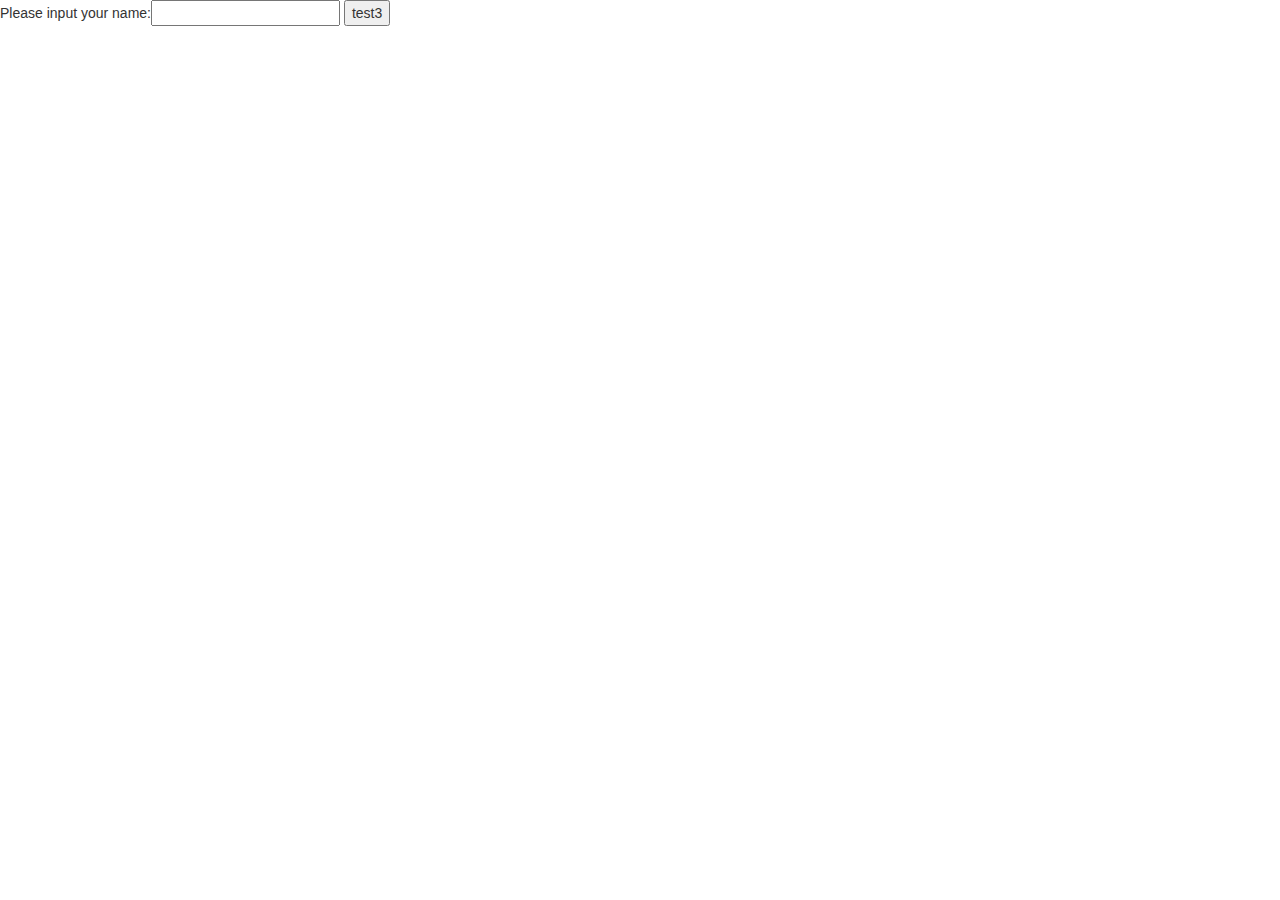
<file: test.html>
<!DOCTYPE html>
<html lang="en">
<head>
    <meta charset="UTF-8">
    <title>Title</title>
    <link rel="stylesheet" href="lib/bootstrap/css/bootstrap.css">
    <link rel="stylesheet" href="css/main.css">
</head>
<body>
    <!--<div id="main_id" class="carousel slide" data-ride="carousel">-->
        <!--&lt;!&ndash; Indicators &ndash;&gt;-->
        <!--<ol class="carousel-indicators">-->
            <!--<li data-target="#main_id" data-slide-to="0" class="active"></li>-->
            <!--<li data-target="#main_id" data-slide-to="1"></li>-->
            <!--<li data-target="#main_id" data-slide-to="2"></li>-->
            <!--<li data-target="#main_id" data-slide-to="3"></li>-->
        <!--</ol>-->

        <!--&lt;!&ndash; Wrapper for slides &ndash;&gt;-->
        <!--<div class="carousel-inner" role="listbox">-->
            <!--<div class="item active"  data-image-lg="img/slide_01_2000x410.jpg"-->
            <!--data-image-xs="img/slide_01_640x340.jpg"-->
            <!--&gt;-->
                <!--&lt;!&ndash;<img src="img/slide_01_2000x410.jpg" alt="...">&ndash;&gt;-->
            <!--</div>-->
            <!--<div class="item" data-image-lg="img/slide_02_2000x410.jpg"-->
                 <!--data-image-xs="img/slide_02_640x340.jpg">-->
                <!--&lt;!&ndash;<img src="img/slide_02_2000x410.jpg" alt="...">&ndash;&gt;-->
            <!--</div>-->
            <!--<div class="item" data-image-lg="img/slide_03_2000x410.jpg"-->
                 <!--data-image-xs="img/slide_03_640x340.jpg">-->
                <!--&lt;!&ndash;<img src="img/slide_03_2000x410.jpg" alt="...">&ndash;&gt;-->
            <!--</div>-->
            <!--<div class="item" data-image-lg="img/slide_04_2000x410.jpg"-->
                 <!--data-image-xs="img/slide_04_640x340.jpg">-->
                <!--&lt;!&ndash;<img src="img/slide_04_2000x410.jpg" alt="...">&ndash;&gt;-->
            <!--</div>-->
        <!--</div>-->

        <!--&lt;!&ndash; Controls &ndash;&gt;-->
        <!--<a class="left carousel-control" href="#main_id" role="button" data-slide="prev">-->
            <!--<span class="glyphicon glyphicon-chevron-left" aria-hidden="true"></span>-->
            <!--<span class="sr-only">上一页</span>-->
        <!--</a>-->
        <!--<a class="right carousel-control" href="#main_id" role="button" data-slide="next">-->
            <!--<span class="glyphicon glyphicon-chevron-right" aria-hidden="true"></span>-->
            <!--<span class="sr-only">下一页</span>-->
        <!--</a>-->
    <!--</div>-->
<!--<script src="lib/jquery/jquery.js"></script>-->
<!--<script src="lib/bootstrap/js/bootstrap.js"></script>-->
<!--<script src="js/main.js"></script>-->
    Please input your name:<input type="text" id="input"/>
    <input type=button value="test3" onclick="testMethod4()" /><br>
    <span></span>
    <script>
        function testMethod4() {
            var input = document.getElementById("input");
            var span = document.getElementsByTagName("span")[0];
            console.log(input.value);
            span.innerHTML = "x2rr";
        }

    </script>
</body>
</html>
</file>
<file: css/main.css>
/*公共样式*/
body {
    font-family: "Helvetica Neue", Helvetica, Microsoft Yahei, Hiragino Sans GB, WenQuanYi Micro Hei, sans-serif;
}
@font-face {
    font-family: 'itcast' ;
    src: url('../font/MiFie-Web-Font.eot') format('embedded-opentype'), url('../font/MiFie-Web-Font.svg') format('svg'), url('../font/MiFie-Web-Font.ttf') format('truetype'), url('../font/MiFie-Web-Font.woff') format('woff');
}

[class^="icon-"],
[class*=" icon-"] {
    font-family: itcast;
    font-style: normal;
}

.icon-mobilephone::before {
    content: "\e908";
    font-size: 13px;
}

.icon-telephone::before {
    content: "\e909";
    font-size: 15px;
}

.icon-logo::before {
    content: "\e93e";
}

.icon-icon::before {
    content: "\e920";
}

/*头部*/
#header>.topbar{
    height:40px;
    border-bottom: 1px solid #c0c0c0;
    line-height:40px;
}
#header > .topbar > .container > .row > div {
    height: 40px;
    font-size: 12px;
    color: #888;
}
#header > .topbar > .container > .row > div + div {
    border-left: 1px solid #c0c0c0;
}
#header a{
    color: #888;
}
#header a:hover{
    text-decoration: none;
}

#header .btn-itcast{
    color: #fff;
}

#header .mobile-link>img{
    position: absolute;
    left:50%;
    margin-left:-60px;
    top:30px;
    z-index:1001;
    display: none;
}
#header .mobile-link:hover > img {
    display: block;
}
#header .icon-icon {
    font-size: 50px;
    color: #E92322;
    line-height: 50px;
    vertical-align: middle;
}

#header .icon-logo {
    font-size: 32px;
    color: #333;
    line-height: 50px;
    vertical-align: middle;
}

/*/头部*/
/*通栏广告轮播*/
#main_id {}

#main_id > .carousel-inner > .item {
    background-repeat: no-repeat;
    background-position: center center;
    background-size: cover;
}



/* 当屏幕宽度大于768时，将元素高度设置为410px */

@media (min-width: 768px) {
    #main_id > .carousel-inner > .item {
        height: 410px;
    }
}

#main_id > .carousel-inner > .item > img {
    width: 100%;
}
/*/通栏广告轮播*/

/*特色*/
#tese{
    padding: 50px 0;
    border-bottom: 1px solid #c0c0c0;
}
.icon-uniE907:before {
     content: "\e907";
 }
#tese i {
    font-size: 34px;
}

#tese > .container > .row > div {
    margin-top: 20px;
    margin-bottom: 20px;
}

#tese > .container > .row > div > a {
    color: #888;
}

#tese > .container > .row > div > a:hover {
    color:#e92322 ;
    text-decoration: none;
}
/*/特色*/
/*立即预约*/
.icon-uniE906:before {
    content: "\e906";
}

.icon-uniE905:before {
    content: "\e905";
}
#ljyy{
    padding: 20px 0;
    border-bottom: 1px solid #c0c0c0;
}
#ljyy > .container > p {
    font-size: 14px;
    margin-bottom: 0;
}

#ljyy > .container > .pull-left > span,
#ljyy > .container > .pull-left > a {
    color: #e92322;
}

#ljyy > .container > .pull-left > a {
    border-bottom: 1px dashed #e92322;
}

#ljyy > .container > .pull-left > a:hover
{
    text-decoration: none;
}
#ljyy > .container > .pull-right>a{
    text-decoration: none;
    color: #666;
}
#ljyy > .container > .pull-right >a:hover{
    color: #E92322;
}
/*/立即预约*/
/*投资产品*/
#products{
    background-color: #f0f0f0;
    padding: 40px 0;
}
#products .nav-tabs {
    border-bottom: 1px solid #c0c0c0;
    padding-left: 20px;
}

#products .nav-tabs li a {
    color: #444;
    font-size: 16px;
}

#products .nav-tabs .active a {
    border: none;
    background-color: transparent;
    border-bottom: 4px solid #e9232c;
}
#products .tab-content{}
#products .tab-content .tab-pane{
    margin-top: 20px;
}

.panel-product{
    border-color: #fff;
    border-radius: 0;
    padding: 0;
    background-color: #fff;
    margin-bottom: 25px;
    box-shadow: 1px 1px 5px #c0c0c0;
    color: #555;
}
.panel-product.active {
    background-color: #e9232c;
    border-color: #e9232c;
    color: #fff;
    position: relative;
}
.panel-product.active::before {
    content: "\e915";
    position: absolute;
    font-family: itcast;
    color: #fff;
    font-size: 33px;
    font-weight: 100;
    top: -8px;
    left: -1px;
}
.panel-product .panel-heading{
    height:150px;
    width: 120px;
    float: right;
    padding:45px 0 35px;
    text-align: center;
    border-left:1px dashed #c0c0c0;
    position: relative;
}
.panel-product .panel-heading .tooltips {
    width: 100%;
    height: 18px;
    top: 20px;
    position: absolute;
}
.panel-product .panel-heading .tooltips span {
    cursor: pointer;
    display: inline-block;
    width: 20px;
    height: 20px;
    border: 1px solid;
    padding: 2px;
}
.panel-product .panel-heading .tooltips span.primary {
    border-color: #e9232c;
    color: #e9232c;
}

.panel-product .panel-heading .tooltips span.secondary {
    border-color: #399;
    color: #399;
}
.panel-product .panel-heading strong{
    color: #e9232c;
    font-size: 36px;
}
.panel-product.active .panel-heading strong,
.panel-product.active   .panel-heading sub{
    color: #fff;
}
.panel-product .panel-heading::before{
    background-color: #f0f0f0;
    border-radius:7px;
    content: '';
    display: block;
    width:14px;
    height:14px;
    position: absolute;
    top:-7px;
    left:-7px;
}
.panel-product .panel-heading::after{
    background-color: #f0f0f0;
    border-radius:7px;
    content: '';
    display: block;
    width:14px;
    height:14px;
    position: absolute;
    bottom:-7px;
    left:-7px;
    box-shadow: 0 2px 2px #c0c0c0 inset;
}
.panel-product .panel-heading sub {
    color: #e9232c;
}
.panel-product .panel-heading span{
    font-size: 10px;
}
.panel-product .panel-body{
    height:150px;
    margin-right: 120px;
}
.panel-product .panel-body h5{
    font-size: 16px;
    margin-top: 0;
}
.panel-product .panel-body dt {
    font-size: 10px;
    color: #c0c0c0;
}

.panel-product .panel-body dd {
    font-size: 16px;
    margin-bottom: 5px;
}

.panel-product.state-1,
.panel-product.state-2,
.panel-product.state-3,
.panel-product.state-4 {
    background-color: #e0e0e0;
}

.panel-product.state-1::after,
.panel-product.state-2::after,
.panel-product.state-3::after,
.panel-product.state-4::after {
    font-family: itcast;
    font-size: 100px;
    color: #e9232c;
    position: absolute;
    top: 10px;
    right: 130px;
}
.panel-product.state-1::after {
    content: "\e925";
}

.panel-product.state-2::after {
    content: "\e926";
}

.panel-product.state-3::after {
    content: "\e927";
}

.panel-product.state-4::after {
    content: "\e928";
}

/*/投资产品*/

/*新闻*/
#news {
    padding: 50px 0;
    border-bottom: 1px solid #c0c0c0;
}
#news .news-title{
    font-size: 20px;
    border-bottom: 1px dashed #c0c0c0;
    text-align: center;
    position: relative;
    padding: 10px 15px;
    margin-bottom: 30px;
}
#news .news-title::after{
    content: " ";
    display: block;
    width: 10px;
    height: 10px;
    border-radius: 5px;
    border:1px solid #c0c0c0;
    position: absolute;
    right:-8px;
    bottom: -5px;
}
#news .line{
    height:100%;
    border-left:1px dashed #c0c0c0;
    position: absolute;
    top:0;
    left:50%;
    z-index: -1;
}
#news .nav-pills>li>a{
    background-color: #f5f5f5;
    width:60px;
    height: 60px;
    -webkit-border-radius: 30px;
    -moz-border-radius: 30px;
    border-radius: 30px;
    text-align: center;
    padding: 10px;
    margin-right: 20px;
    margin-bottom: 20px;
}

#news .nav-pills > li > a:hover,
#news .nav-pills > li.active > a,
#news .nav-pills > li.active > a:hover,
#news .nav-pills > li.active > a:focus {
    background-color: #e9232c;
}

#news .tab-pane ul{
    list-style: none;
    font-size:14px;
    line-height: 3;
    padding:0;
}
#news .tab-pane ul a{
    text-decoration: none;
    color: #666;
}
#news .tab-pane ul a:hover{
    color: #e9232c;
}
#news .nav-stacked > li {
    float: left;
}
@media screen and (min-width:970px) {
    #news .nav-stacked > li {
        float: none;
    }
    .icon-news01:before {
        content: "\e90e";
        font-size: 28px;
        color: #EAEAEA;
    }

    .icon-news02:before {
        content: "\e90f";
        font-size: 28px;
        color: #EAEAEA;
    }

    .icon-news03:before {
        content: "\e910";
        font-size: 28px;
        color: #EAEAEA;
    }

    .icon-news04:before {
        content: "\e911";
        font-size: 28px;
        color: #EAEAEA;
    }
}
/*/新闻*/

/**
 * 合作伙伴
 */

#partner {
    padding: 50px 0;
}

.partner-list {
    list-style: none;
    padding: 0;
    font-size: 0;
}

.partner-list > li {
    display: inline-block;
    width: calc(100% / 9);
    font-size: 50px;
    line-height: 1;
}

.partner-list > li + li {
    border-left: 1px dashed #c0c0c0;
    color: #ddd;
}

.partner-list > li > a {
    color: #999;
}

.partner-list > li > a:hover {
    text-decoration: none;
}

.icon-uniE930:hover {
    color: #df3232;
}

.icon-uniE930:before {
    content: "\e946";
}

.icon-uniE92F:hover {
    color: #e8380d;
}

.icon-uniE92F:before {
    content: "\e92f";
}

.icon-uniE92E:hover {
    color: #ed6f00;
}

.icon-uniE92E:before {
    content: "\e92e";
}

.icon-uniE92A:hover {
    color: #159f69;
}

.icon-uniE92A:before {
    content: "\e92a";
}

.icon-uniE929:hover {
    color: #07569e;
}

.icon-uniE929:before {
    content: "\e929";
}

.icon-uniE931:hover {
    color: #004098;
}

.icon-uniE931:before {
    content: "\e931";
}

.icon-uniE92C:hover {
    color: #d32019;
}

.icon-uniE92C:before {
    content: "\e92c";
}

.icon-uniE92B:hover {
    color: #3eac4a;
}

.icon-uniE92B:before {
    content: "\e92b";
}

.icon-uniE92D:hover {
    color: #2bb289;
}

.icon-uniE92D:before {
    content: "\e92d";
}

.btn-itcast {
    color: #ffffff;
    background-color: #E92322;
    border-color: #DB3B43;
}


.btn-itcast:hover,
.btn-itcast:focus,
.btn-itcast:active,
.btn-itcast.active,
.open .dropdown-toggle.btn-itcast {
    color: #ffffff;
    background-color: #E92322;
    border-color: #DB3B43;
}

.btn-itcast:active,
.btn-itcast.active,
.open .dropdown-toggle.btn-itcast {
    background-image: none;
}

.btn-itcast.disabled,
.btn-itcast[disabled],
fieldset[disabled] .btn-itcast,
.btn-itcast.disabled:hover,
.btn-itcast[disabled]:hover,
fieldset[disabled] .btn-itcast:hover,
.btn-itcast.disabled:focus,
.btn-itcast[disabled]:focus,
fieldset[disabled] .btn-itcast:focus,
.btn-itcast.disabled:active,
.btn-itcast[disabled]:active,
fieldset[disabled] .btn-itcast:active,
.btn-itcast.disabled.active,
.btn-itcast[disabled].active,
fieldset[disabled] .btn-itcast.active {
    background-color: #E92322;
    border-color: #DB3B43;
}

.btn-itcast .badge {
    color: #E92322;
    background-color: #ffffff;
}
.navbar-itcast {
    background-color: #fff;
    border-color: #f5f5f5;
    margin-bottom: 0;
    top: 0;
    width: 100%;
}

.navbar-itcast .navbar-brand {
    color: #777;
    height: 80px;
}

.navbar-itcast .navbar-brand:hover,
.navbar-itcast .navbar-brand:focus {
    color: #5e5e5e;
    background-color: transparent;
}

.navbar-itcast .navbar-text {
    color: #777;
}

.navbar-itcast .navbar-nav > li > a {
    color: #777;
    line-height: 48px;
    font-size: 14px;
}

.navbar-itcast .navbar-nav > li > a:hover,
.navbar-itcast .navbar-nav > li > a:focus {
    color: #333;
    background-color: transparent;
    border-bottom: 2px solid #e92322;
}

.navbar-itcast .navbar-nav > .active > a,
.navbar-itcast .navbar-nav > .active > a:hover,
.navbar-itcast .navbar-nav > .active > a:focus {
    color: #555;
    background-color: transparent;
    border-bottom: 2px solid #e92322;
}

.navbar-itcast .navbar-nav > .disabled > a,
.navbar-itcast .navbar-nav > .disabled > a:hover,
.navbar-itcast .navbar-nav > .disabled > a:focus {
    color: #ccc;
    background-color: transparent;
}

.navbar-itcast .navbar-toggle {
    border-color: #ddd;
    margin-top: 23px;
    margin-bottom: 23px;
}

.navbar-itcast .navbar-toggle:hover,
.navbar-itcast .navbar-toggle:focus {
    background-color: #ddd;
}

.navbar-itcast .navbar-toggle .icon-bar {
    background-color: #888;
}

.navbar-itcast .navbar-collapse,
.navbar-itcast .navbar-form {
    border-color: #e7e7e7;
}

.navbar-itcast .navbar-nav > .open > a,
.navbar-itcast .navbar-nav > .open > a:hover,
.navbar-itcast .navbar-nav > .open > a:focus {
    color: #555;
    background-color: #e7e7e7;
}

@media (max-width: 767px) {
    .navbar-itcast .navbar-nav .open .dropdown-menu > li > a {
        color: #777;
    }
    .navbar-itcast .navbar-nav .open .dropdown-menu > li > a:hover,
    .navbar-itcast .navbar-nav .open .dropdown-menu > li > a:focus {
        color: #333;
        background-color: transparent;
    }
    .navbar-itcast .navbar-nav .open .dropdown-menu > .active > a,
    .navbar-itcast .navbar-nav .open .dropdown-menu > .active > a:hover,
    .navbar-itcast .navbar-nav .open .dropdown-menu > .active > a:focus {
        color: #555;
        background-color: #e7e7e7;
    }
    .navbar-itcast .navbar-nav .open .dropdown-menu > .disabled > a,
    .navbar-itcast .navbar-nav .open .dropdown-menu > .disabled > a:hover,
    .navbar-itcast .navbar-nav .open .dropdown-menu > .disabled > a:focus {
        color: #ccc;
        background-color: transparent;
    }
}

.navbar-itcast .navbar-link {
    color: #777;
}

.navbar-itcast .navbar-link:hover {
    color: #333;
}

.navbar-itcast .btn-link {
    color: #777;
}

.navbar-itcast .btn-link:hover,
.navbar-itcast .btn-link:focus {
    color: #333;
}

.navbar-itcast .btn-link[disabled]:hover,
fieldset[disabled] .navbar-itcast .btn-link:hover,
.navbar-itcast .btn-link[disabled]:focus,
fieldset[disabled] .navbar-itcast .btn-link:focus {
    color: #ccc;
}
/*字体图标*/
</file>
